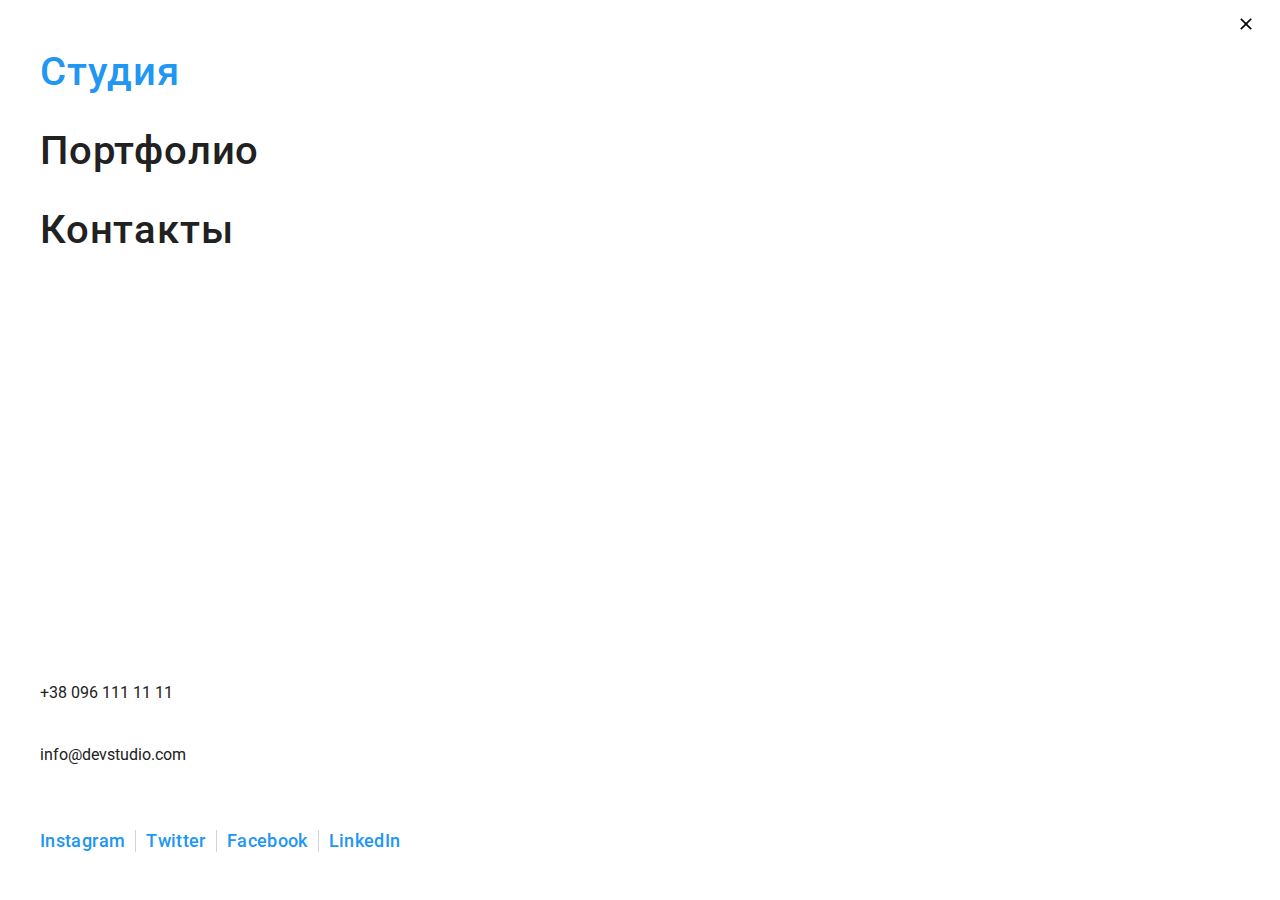
<file: goit-markup-hw-07/index.html>
<!DOCTYPE html>
<html lang="ru">
  <head>
    <meta charset="UTF-8" />
    <meta http-equiv="X-UA-Compatible" content="IE=edge" />
    <meta name="viewport" content="width=device-width, initial-scale=1.0" />
    <title>Document</title>
    <link rel="preconnect" href="https://fonts.googleapis.com" />
    <link rel="preconnect" href="https://fonts.gstatic.com" crossorigin />
    <link
      href="https://fonts.googleapis.com/css2?family=Montserrat:wght@400;700&family=Raleway:wght@700&family=Roboto:wght@400;500;700;900&display=swap"
      rel="stylesheet"
    />
    <link
      rel="stylesheet"
      href="https://cdnjs.cloudflare.com/ajax/libs/modern-normalize/1.1.0/modern-normalize.min.css"
      integrity="sha512-wpPYUAdjBVSE4KJnH1VR1HeZfpl1ub8YT/NKx4PuQ5NmX2tKuGu6U/JRp5y+Y8XG2tV+wKQpNHVUX03MfMFn9Q=="
      crossorigin="anonymous"
      referrerpolicy="no-referrer"
    />
    <link rel="stylesheet" href="./css/main.min.css" />
  </head>

  <body>

    <header class="header">
      <div class="container header__container">
        <nav class="site-nav">
          <a class="logo logo--header" lang="en" href=""
            ><span class="logo__color">Web</span>Studio</a
          >
          <ul class="list site-list">
            <li class="list site-list__item">
              <a class="link site-list__studio" href="">Студия</a>
            </li>
            <li class="list site-list__item">
              <a class="link site-list__nav" href="./portfolio.html">Портфолио</a>
            </li>
            <li class="list site-list__item">
              <a class="link site-list__nav" href="">Контакты</a>
            </li>
          </ul>
        </nav>
        <ul class="list connect">
          <li class="list connect__item">
            <a class="link connect__link" href="mailto:info@devstudio.com"
              ><svg class="connect__envelope" width="16" height="12">
                <use
                  href="./images/svg/symbol-defs.svg#icon-envelope"
                ></use></svg
              >info@devstudio.com</a
            >
          </li>
          <li class="list connect__item">
            <a class="link connect__link" href="tel:+380961111111"
              ><svg class="connect__smartphone" width="10" height="16">
                <use
                  href="./images/svg/symbol-defs.svg#icon-smartphone"
                ></use></svg
              >+38 096 111 11 11</a
            >
          </li>
        </ul>
      </div>
     
        <button type="button" class="menu-toggle js-open-menu" aria-expanded="false"
          aria-controls="mobile-menu"><svg width="24" height="16"><use href="./images/svg/symbol-defs.svg#icon-menu_24px"></use></svg></button>
     <div class="mobile-menu">
       <div class="menu-wrap">
        <button type="button" class="close-mob-menu">
<svg class="close-mob-menu__icon" width="19" height="19">
  <use href="./images/svg/symbol-defs.svg#icon-close-black-18dp-2-1"></use>
</svg>
        </button>
        <ul class="list mobile-menu__list">
          <li class="mobile-menu__item"><a class="link mobile-menu__link mobile-menu__link--current" href="./index.html">Студия</a></li>
          <li class="mobile-menu__item"><a class="link mobile-menu__link" href="./portfolio.html">Портфолио</a></li>
          <li class="mobile-menu__item"><a class="link mobile-menu__link" href="#">Контакты</a></li>
        </ul>
        <div class="menu-bottom">
<ul class="list mobile-contact-list">
  <li class="mobile-contact-list__item"><a class="mobile-contact-list__tel" href=""></a>+38 096 111 11 11</li>
  <li class="mobile-contact-list__item"><a class="mobile-contact-list__mail" href=""></a>info@devstudio.com</li>
</ul>
<ul class="mobile-social-list list">
  <li class="mobile-social-list__item">
    <a class="mobile-social-list__link link" href="">Instagram</a>
  </li>
  <li class="mobile-social-list__item">
    <a class="mobile-social-list__link link" href="">Twitter</a>
  </li>
  <li class="mobile-social-list__item">
    <a class="mobile-social-list__link link" href="">Facebook</a>
  </li>
  <li class="mobile-social-list__item">
    <a class="mobile-social-list__link link" href="">LinkedIn</a>
  </li>
</ul>
        </div>
       </div>

     </div>
    </header>

<!-- 
    <main>
      <section class="hero">
        <div class="container">
          <h1 class="hero__title">Эффективные решения для вашего бизнеса</h1>

          <button data-modal-open class="button hero-btn" type="button">
            <span class="hero-btn__txt"> Заказать услугу</span>
          </button>
        </div>
      </section>

  

      <section class="advantages">
        <div class="container">
          <h2 class="visually-hidden">Нашы преимущества</h2>
          <ul class="list advantages__list">
            <li class="list advantages__item">
              <div class="advantages-box">
                <svg width="70" height="70">
                  <use href="./images/svg/symbol-defs.svg#icon-antenna-1"></use>
                </svg>
              </div>
              <h3 class="advantages-box__titles">Внимание к деталям</h3>
              <p class="advantages-box__content">
                Идейные соображения, а также начало повседневной работы по
                формированию позиции.
              </p>
            </li>
            <li class="list advantages__item">
              <div class="advantages-box">
                <svg width="70" height="70">
                  <use href="./images/svg/symbol-defs.svg#icon-clock-1"></use>
                </svg>
              </div>
              <h3 class="advantages-box__titles">Пунктуальность</h3>
              <p class="advantages-box__content">
                Задача организации, в особенности же рамки и место обучения
                кадров влечет за собой.
              </p>
            </li>
            <li class="list advantages__item">
              <div class="advantages-box">
                <svg width="70" height="70">
                  <use href="./images/svg/symbol-defs.svg#icon-diagram-1"></use>
                </svg>
              </div>
              <h3 class="advantages-box__titles">Планирование</h3>
              <p class="advantages-box__content">
                Равным образом консультация с широким активом в значительной
                степени обуславливает.
              </p>
            </li>
            <li class="list advantages__item">
              <div class="advantages-box">
                <svg width="70" height="70">
                  <use
                    href="./images/svg/symbol-defs.svg#icon-astronaut-1"
                  ></use>
                </svg>
              </div>
              <h3 class="advantages-box__titles">Современные технологии</h3>
              <p class="advantages-box__content">
                Значимость этих проблем настолько очевидна, что реализация
                плановых заданий.
              </p>
            </li>
          </ul>
        </div>
      </section>

 

      <section class="servises">
        <div class="container">
          <h2 class="servises__title">Чем мы занимаемся</h2>
          <ul class="list servises-list">
            <li class="list servises-list__item">
              <div class="services-wrap">
                <img src="./images/img1.jpg"
                  alt="руки на клавиатуре"
                  width="370"
                />
                <p class="services-wrap__txt">Десктопные приложения</p>
              </div>
            </li>
            <li class="list servises-list__item">
              <div class="services-wrap">
                <img src="./images/img2.jpg"
                  alt="телефон в руке"
                  width="370"
                />
                <p class="services-wrap__txt">Мобильные приложения</p>
              </div>
            </li>
            <li class="list servises-list__item">
              <div class="services-wrap">
                <img src="./images/img3.jpg"
                  alt="планшет в руках"
                  width="370"
                />
                <p class="services-wrap__txt">Дизайнерские решения</p>
              </div>
            </li>
          </ul>
        </div>
      </section> -->

 

      <section class="team">
        <div class="container">
          <h2 class="team__title">Наша команда</h2>
          <ul class="list team-list">
            <li class="list team-list__item">
              <img
                class="team-list__img"
                src="./images/img4.jpg"
                alt="Игорь Демьяненко"
              />
              <div class="team-container">
                <h3 class="team-container__title">Игорь Демьяненко</h3>
                <p lang="en" class="team-container__article">Product Designer</p>
                <ul class="list social-list">
                  <li class="social-list__item">
                    <a class="link social-list__link " href="#">
                      <svg class="social-list__icons" width="20" height="20">
                        <use
                          href="./images/svg/symbol-defs.svg#icon-instagram-2"
                        ></use>
                      </svg>
                    </a>
                  </li>
                  <li class="social-list__item">
                    <a class="link social-list__link " href="#">
                      <svg class="social-list__icons" width="20" height="20">
                        <use
                          href="./images/svg/symbol-defs.svg#icon-twitter-1"
                        ></use>
                      </svg>
                    </a>
                  </li>
                  <li class="social-list__item">
                    <a class="link social-list__link" href="#">
                      <svg class="social-list__icons" width="20" height="20">
                        <use
                          href="./images/svg/symbol-defs.svg#icon-facebook-1"
                        ></use>
                      </svg>
                    </a>
                  </li>
                  <li class="social-list__item">
                    <a class="link social-list__link" href="#">
                      <svg class="social-list__icons" width="20" height="20">
                        <use
                          href="./images/svg/symbol-defs.svg#icon-linkedin-1"
                        ></use>
                      </svg>
                    </a>
                  </li>
                </ul>
              </div>
            </li>
            <li class="list team-list__item">
              <img
                class="team-list__img"
                src="./images/img5.jpg"
                alt="Ольга Репина"
              />
              <div class="team-container">
                <h3 class="team-container__title">Ольга Репина</h3>
                <p lang="en" class="team-container__article">Frontend Developer</p>
                <ul class="list social-list">
                  <li class="social-list__item">
                    <a class="link social-list__link" href="#">
                      <svg class="social-list__icons" width="20" height="20">
                        <use
                          href="./images/svg/symbol-defs.svg#icon-instagram-2"
                        ></use>
                      </svg>
                    </a>
                  </li>
                  <li class="social-list__item">
                    <a class="link social-list__link" href="#">
                      <svg class="social-list__icons" width="20" height="20">
                        <use
                          href="./images/svg/symbol-defs.svg#icon-twitter-1"
                        ></use>
                      </svg>
                    </a>
                  </li>
                  <li class="social-list__item">
                    <a class="link social-list__link" href="#">
                      <svg class="social-list__icons" width="20" height="20">
                        <use
                          href="./images/svg/symbol-defs.svg#icon-facebook-1"
                        ></use>
                      </svg>
                    </a>
                  </li>
                  <li class="social-list__item">
                    <a class="link social-list__link" href="#">
                      <svg class="social-list__icons" width="20" height="20">
                        <use
                          href="./images/svg/symbol-defs.svg#icon-linkedin-1"
                        ></use>
                      </svg>
                    </a>
                  </li>
                </ul>
              </div>
            </li>
            <li class="list team-list__item">
              <img
                class="team-list__img"
                src="./images/img6.jpg"
                alt="Николай Тарасов"
              />
              <div class="team-container">
                <h3 class="team-container__title">Николай Тарасов</h3>
                <p lang="en" class="team-container__article">Marketing</p>
                <ul class="list social-list">
                  <li class="social-list__item">
                    <a class="link social-list__link" href="#">
                      <svg class="social-list__icons" width="20" height="20">
                        <use
                          href="./images/svg/symbol-defs.svg#icon-instagram-2"
                        ></use>
                      </svg>
                    </a>
                  </li>
                  <li class="social-list__item">
                    <a class="link social-list__link" href="#">
                      <svg class="social-list__icons" width="20" height="20">
                        <use
                          href="./images/svg/symbol-defs.svg#icon-twitter-1"
                        ></use>
                      </svg>
                    </a>
                  </li>
                  <li class="social-list__item">
                    <a class="link social-list__link" href="#">
                      <svg class="social-list__icons" width="20" height="20">
                        <use
                          href="./images/svg/symbol-defs.svg#icon-facebook-1"
                        ></use>
                      </svg>
                    </a>
                  </li>
                  <li class="social-list__item">
                    <a class="link social-list__link" href="#">
                      <svg class="social-list__icons" width="20" height="20">
                        <use
                          href="./images/svg/symbol-defs.svg#icon-linkedin-1"
                        ></use>
                      </svg>
                    </a>
                  </li>
                </ul>
              </div>
            </li>
            <li class="list team-list__item">
              <img
                class="team-list__img"
                src="./images/img7.jpg"
                alt="Михаил Ермаков"
              />
              <div class="team-container">
                <h3 class="team-container__title">Николай Тарасов</h3>
                <p lang="en" class="team-container__article">UI Designer</p>
                <ul class="list social-list">
                  <li class="social-list__item">
                    <a class="link social-list__link" href="#">
                      <svg class="social-list__icons" width="20" height="20">
                        <use
                          href="./images/svg/symbol-defs.svg#icon-instagram-2"
                        ></use>
                      </svg>
                    </a>
                  </li>
                  <li class="social-list__item">
                    <a class="link social-list__link" href="#">
                      <svg class="social-list__icons" width="20" height="20">
                        <use
                          href="./images/svg/symbol-defs.svg#icon-twitter-1"
                        ></use>
                      </svg>
                    </a>
                  </li>
                  <li class="social-list__item">
                    <a class="link social-list__link" href="#">
                      <svg class="social-list__icons" width="20" height="20">
                        <use
                          href="./images/svg/symbol-defs.svg#icon-facebook-1"
                        ></use>
                      </svg>
                    </a>
                  </li>
                  <li class="social-list__item">
                    <a class="link social-list__link" href="#">
                      <svg class="social-list__icons" width="20" height="20">
                        <use
                          href="./images/svg/symbol-defs.svg#icon-linkedin-1"
                        ></use>
                      </svg>
                    </a>
                  </li>
                </ul>
              </div>
            </li>
          </ul>
        </div>
      </section>

<!-- 

      <section class="permanent">
        <div class="container">
          <h2 class="permanent__title">Постоянные клиенты</h2>
          <ul class="permanent-list">
            <li class="permanent-list__item">
              <a class="permanent-list__link" href="#">
                <svg class="permanent-list__icon" width="106" height="60">
                  <use href="./images/svg/symbol-defs.svg#icon-Logo"></use></svg
              ></a>
            </li>
            <li class="permanent-list__item">
              <a class="permanent-list__link" href="#">
                <svg class="permanent-list__icon" width="106" height="60">
                  <use
                    href="./images/svg/symbol-defs.svg#icon-Logo-1"
                  ></use></svg
              ></a>
            </li>
            <li class="permanent-list__item">
              <a class="permanent-list__link" href="#">
                <svg class="permanent-list__icon" width="106" height="60">
                  <use
                    href="./images/svg/symbol-defs.svg#icon-Logo-2"
                  ></use></svg
              ></a>
            </li>
            <li class="permanent-list__item">
              <a class="permanent-list__link" href="#">
                <svg class="permanent-list__icon" width="106" height="60">
                  <use
                    href="./images/svg/symbol-defs.svg#icon-Logo-3"
                  ></use></svg
              ></a>
            </li>
            <li class="permanent-list__item">
              <a class="permanent-list__link" href="#">
                <svg class="permanent-list__icon" width="106" height="60">
                  <use
                    href="./images/svg/symbol-defs.svg#icon-Logo-5"
                  ></use></svg
              ></a>
            </li>
            <li class="permanent-list__item">
              <a class="permanent-list__link" href="#">
                <svg class="permanent-list__icon" width="106" height="60">
                  <use
                    href="./images/svg/symbol-defs.svg#icon-Logo-6"
                  ></use></svg
              ></a>
            </li>
          </ul>
        </div>
      </section> -->
    <!-- </main> -->

 
<!-- 
    <footer class="footer">
      <div class="container footer__container">
        <div class="address-container">
          <a class="logo logo--footer" lang="en" href=""
            ><span class="logo__color">Web</span>Studio</a
          >
          <address class="address">
            <ul>
              <li class="list address__item">
                <a
                  class="link address__map"
                  href="https://www.google.com/maps/d/viewer?msa=0&mid=10uSM3H-mIU3GznYo2szRIEphczw&ll=50.42732700000004%2C30.538092&z=17"
                  target="_blank"
                  rel="noreferrer noopener"
                  >г. Киев, пр-т Леси Украинки, 26</a
                >
              </li>
              <li class="list address__item">
                <a class="link address__link" href="mailto:info@devstudio.com"
                  >info@devstudio.com</a
                >
              </li>
              <li class="list address__item">
                <a class="link address__link" href="tel:+380961111111"
                  >+38 096 111 11 11</a
                >
              </li>
            </ul>
          </address>
        </div>
        <div class="social-box">
          <h3 class="social-box__title">присоединяйтесь</h3>
          <ul class="list social-list">
            <li class="social-list__item">
              <a class="social-list__link social-list__link--footer" href="#">
                <svg class="social-list__icons--footer" width="20" height="20">
                  <use
                    href="./images/svg/symbol-defs.svg#icon-instagram-2"
                  ></use>
                </svg>
              </a>
            </li>
            <li class="social-list__item">
              <a class="social-list__link social-list__link--footer" href="#">
                <svg class="social-list__icons--footer" width="20" height="20">
                  <use href="./images/svg/symbol-defs.svg#icon-twitter-1"></use>
                </svg>
              </a>
            </li>
            <li class="social-list__item">
              <a class="social-list__link social-list__link--footer" href="#">
                <svg class="social-list__icons--footer" width="20" height="20">
                  <use
                    href="./images/svg/symbol-defs.svg#icon-facebook-1"
                  ></use>
                </svg>
              </a>
            </li>
            <li class="social-list__item">
              <a class="social-list__link social-list__link--footer" href="#">
                <svg class="social-list__icons--footer" width="20" height="20">
                  <use
                    href="./images/svg/symbol-defs.svg#icon-linkedin-1"
                  ></use>
                </svg>
              </a>
            </li>
          </ul>
        </div>
        <form>
        <div class="subscribe-container">
          <h3 class="subscribe-container__title">Подпишитесь на рассылку</h3>
          <label>
            <input
              type="email"
              name="email"
              class="subscribe-container__input"
              placeholder="E-mail"
          /></label>
          <button type="submit" class="button footer-btn">
            <span class="footer-btn__txt">Подписаться</span
            ><svg width="24" height="24">
              <use href="./images/svg/icons.svg.svg#icon-icon-send-1"></use>
            </svg>
          </button>
        </div>
      </form>
      </div>
    </footer> -->

 

    <div data-modal class="backdrop is-hidden">
      <div class="modal">
        <form class="order-form">
          <p class="order-form__title">
            Оставьте свои данные, мы вам перезвоним
          </p>
          <div class="field">
            <label class="field__label"
              >Имя<input class="field__input" type="text" name="name" /><svg
                class="field__icon"
                width="18"
                height="18"
              >
                <use
                  href="./images/svg/icons.svg.svg#icon-person-black-18dp-1"
                ></use></svg
            ></label>
          </div>
          <div class="field">
            <label class="field__label"
              ><span>Телефон</span
              ><input class="field__input" type="tel" name="tel" /><svg
                class="field__icon"
                width="18"
                height="18"
              >
                <use
                  href="./images/svg/icons.svg.svg#icon-phone-black-18dp-1"
                ></use></svg
            ></label>
          </div>
          <div class="field">
            <label class="field__label"
              ><span">Почта</span
              ><input class="field__input" type="email" name="mail" /><svg
                class="field__icon"
                width="18"
                height="18"
              >
                <use
                  href="./images/svg/icons.svg.svg#icon-email-black-18dp-1"
                ></use></svg
            ></label>
          </div>
          <div class="field">
            <label class="field__label"
              ><span">Комментарий</span
              ><textarea
                class="field__textarea"
                name="comment"
                placeholder="Введите текст"
              ></textarea>
            </label>
          </div>
          <label class="contract">
            <input
              type="checkbox"
              name="contract conditions"
              class="contract__checkbox visually-hidden"
            /><span class="contract__icon"></span
            ><span class="contract__txt"
              >Соглашаюсь с рассылкой и принимаю </span
            ><a class="link contract__link" href="#">Условия договора</a>
          </label>
          <button type="submit" class="submit-button">
            <span class="submit-button__txt">Отправить</span>
          </button>
        </form>
        <button data-modal-close type="button" class="modal-close">
          <svg width="18" height="18">
            <use
              href="./images/svg/symbol-defs.svg#icon-close-black-18dp-2-1"
            ></use>
          </svg>
        </button>
      </div>
    </div>



    <script src="./js/modal.js"></script>
  </body>
</html>
</file>
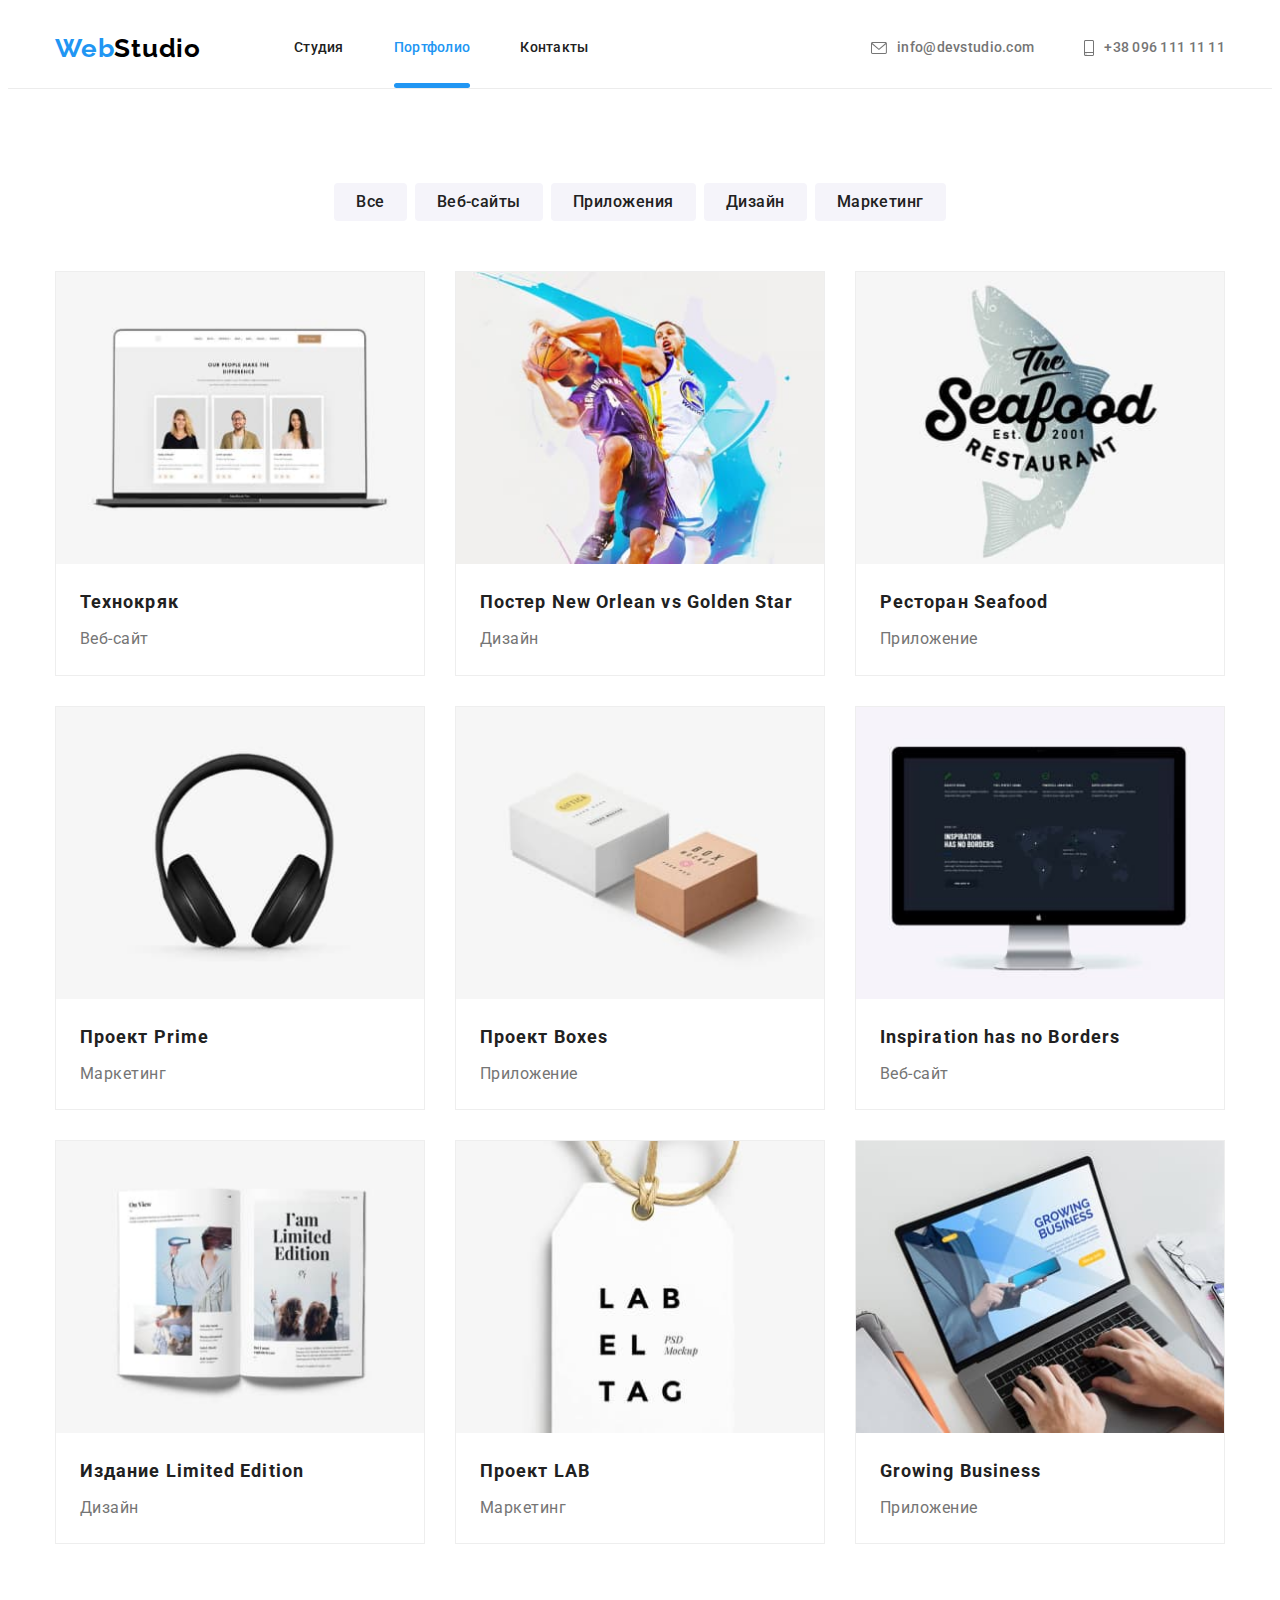
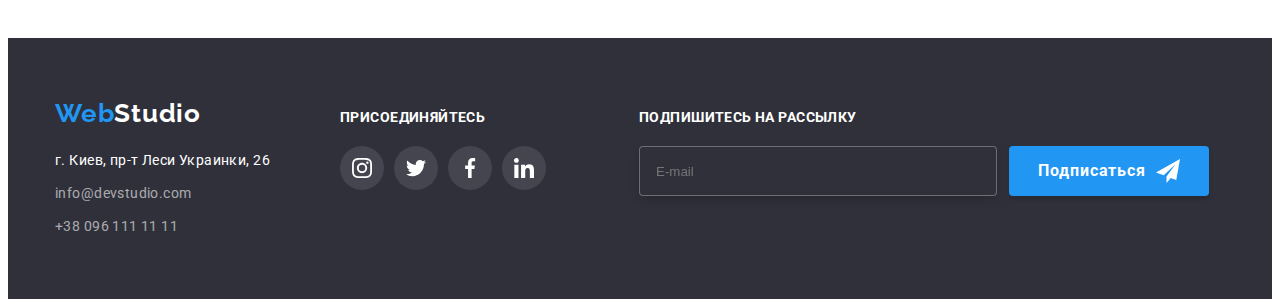
<file: goit-markup-hw-07/portfolio.html>
<!DOCTYPE html>
<html lang="en">
  <head>
    <meta charset="UTF-8" />
    <meta http-equiv="X-UA-Compatible" content="IE=edge" />
    <meta name="viewport" content="width=device-width, initial-scale=1.0" />
    <title>Document</title>
    <link
      href="https://fonts.googleapis.com/css2?family=Montserrat:wght@400;700&family=Raleway:wght@700&family=Roboto:wght@400;500;700;900&display=swap"
      rel="stylesheet"
    />
    <link
      rel="stylesheet"
      href="https://cdnjs.cloudflare.com/ajax/libs/modern-normalize/1.1.0/modern-normalize.min.css"
      integrity="sha512-wpPYUAdjBVSE4KJnH1VR1HeZfpl1ub8YT/NKx4PuQ5NmX2tKuGu6U/JRp5y+Y8XG2tV+wKQpNHVUX03MfMFn9Q=="
      crossorigin="anonymous"
      referrerpolicy="no-referrer"
    />
    <link rel="stylesheet" href="./css/main.min.css" />
  </head>
  <body>
    <!-- ХЕДЕР -->

    <header class="header">
      <div class="container header__container">
        <nav class="site-nav">
          <a class="logo logo--header" lang="en" href=""><span class="logo__color">Web</span>Studio</a>
          <ul class="list site-list">
            <li class="list site-list__item">
              <a class="link site-list__nav" href="./index.html">Студия</a>
            </li>
            <li class="list site-list__item">
              <a class="link site-list__potfolio" href="#">Портфолио</a>
            </li>
            <li class="list site-list__item">
              <a class="link site-list__nav" href="#">Контакты</a>
            </li>
          </ul>
        </nav>
        <ul class="list connect">
          <li class="list connect__item">
            <a class="link connect__link" href="mailto:info@devstudio.com"><svg class="connect__envelope" width="16"
                height="12">
                <use href="./images/svg/symbol-defs.svg#icon-envelope"></use>
              </svg>info@devstudio.com</a>
          </li>
          <li class="list connect__item">
            <a class="link connect__link" href="tel:+380961111111"><svg class="connect__smartphone" width="10" height="16">
                <use href="./images/svg/symbol-defs.svg#icon-smartphone"></use>
              </svg>+38 096 111 11 11</a>
          </li>
        </ul>
      </div>
    </header>

    <!-- ХЕДЕР -->

    <!-- СЕКЦІЯ ПОРТФОЛІО -->

    <main>
      <section class="filter">
        <div class="container">
          <h1 class="visually-hidden">Портфолио</h1>

          <!-- КНОПКИ ПОРТФОЛІО -->

          <ul class="list filter-list">
            <li class="list filter-list__item">
              <button class="button filter-list__btn" type="button">
                Все
              </button>
            </li>
            <li class="list filter-list__item">
              <button class="button filter-list__btn" type="button">
                Веб-сайты
              </button>
            </li>
            <li class="list filter-list__item">
              <button class="button filter-list__btn" type="button">
                Приложения
              </button>
            </li>
            <li class="list filter-list__item">
              <button class="button filter-list__btn" type="button">
                Дизайн
              </button>
            </li>
            <li class="list filter-list__item">
              <button class="button filter-list__btn" type="button">
                Маркетинг
              </button>
            </li>
          </ul>

          <!-- КНОПКИ ПОРТФОЛІО -->

          <!-- КАРТОЧКИ ПОРТФОЛІО -->

          <ul class="list portfolio-list">
            <li class="list portfolio-list__item">
              <a class="link portfolio-list__link" href="#"
                ><div class="portfolio-wrap">
                  <img src="./images/portfolio/img1.jpg"
                    alt="Лэптоп"
                    width="370"
                  />
                  <div class="portfolio-overlay">
                    <p class="portfolio-overlay__txt">
                      Технокряк это современная площадка распространения
                      коронавируса. Компании используют эту платформу для
                      цифрового шпионажа и атак на защищённые сервера
                      конкурентов.
                    </p>
                  </div>
                </div>
                <div class="card-container">
                  <h3 class="card-container__titles">Технокряк</h3>
                  <p class="card-container__services">Веб-сайт</p>
                </div>
              </a>
            </li>
            <li class="list portfolio-list__item">
              <a class="link portfolio-list__link" href="#"
                ><div class="portfolio-wrap">
                  <img src="./images/portfolio/img2.jpg"
                    alt="Баскетбол"
                    width="370"
                  />
                  <div class="portfolio-overlay">
                    <p class="portfolio-overlay__txt">
                      Технокряк это современная площадка распространения
                      коронавируса. Компании используют эту платформу для
                      цифрового шпионажа и атак на защищённые сервера
                      конкурентов.
                    </p>
                  </div>
                </div>
                <div class="card-container">
                  <h3 class="card-container__titles">
                    Постер <span lang="en">New Orlean vs Golden Star</span>
                  </h3>
                  <p class="card-container__services">Дизайн</p>
                </div>
              </a>
            </li>
            <li class="list portfolio-list__item">
              <a class="link portfolio-list__link" href="#"
                ><div class="portfolio-wrap">
                  <img src="./images/portfolio/img3.jpg"
                    alt="Логотип ресторана"
                    width="370"
                  />
                  <div class="portfolio-overlay">
                    <p class="portfolio-overlay__txt">
                      Технокряк это современная площадка распространения
                      коронавируса. Компании используют эту платформу для
                      цифрового шпионажа и атак на защищённые сервера
                      конкурентов.
                    </p>
                  </div>
                </div>
                <div class="card-container">
                  <h3 class="card-container__titles">
                    Ресторан <span lang="en">Seafood</span>
                  </h3>
                  <p class="card-container__services">Приложение</p>
                </div>
              </a>
            </li>
            <li class="list portfolio-list__item">
              <a class="link portfolio-list__link" href="#"
                ><div class="portfolio-wrap">
                  <img src="./images/portfolio/img4.jpg"
                    alt="Наушники"
                    width="370"
                  />
                  <div class="portfolio-overlay">
                    <p class="portfolio-overlay__txt">
                      Технокряк это современная площадка распространения
                      коронавируса. Компании используют эту платформу для
                      цифрового шпионажа и атак на защищённые сервера
                      конкурентов.
                    </p>
                  </div>
                </div>
                <div class="card-container">
                  <h3 class="card-container__titles">
                    Проект <span lang="en">Prime</span>
                  </h3>
                  <p class="card-container__services">Маркетинг</p>
                </div>
              </a>
            </li>
            <li class="list portfolio-list__item">
              <a class="link portfolio-list__link" href="#"
                ><div class="portfolio-wrap">
                  <img src="./images/portfolio/img5.jpg"
                    alt="Коробки"
                    width="370"
                  />
                  <div class="portfolio-overlay">
                    <p class="portfolio-overlay__txt">
                      Технокряк это современная площадка распространения
                      коронавируса. Компании используют эту платформу для
                      цифрового шпионажа и атак на защищённые сервера
                      конкурентов.
                    </p>
                  </div>
                </div>
                <div class="card-container">
                  <h3 class="card-container__titles">
                    Проект <span lang="en">Boxes</span>
                  </h3>
                  <p class="card-container__services">Приложение</p>
                </div></a
              >
            </li>
            <li class="list portfolio-list__item">
              <a class="link portfolio-list__link" href="#"
                ><div class="portfolio-wrap">
                  <img src="./images/portfolio/img6.jpg"
                    alt="Дисплэй"
                    width="370"
                  />
                  <div class="portfolio-overlay">
                    <p class="portfolio-overlay__txt">
                      Технокряк это современная площадка распространения
                      коронавируса. Компании используют эту платформу для
                      цифрового шпионажа и атак на защищённые сервера
                      конкурентов.
                    </p>
                  </div>
                </div>
                <div class="card-container">
                  <h3 lang="en" class="card-container__titles">
                    Inspiration has no Borders
                  </h3>
                  <p class="card-container__services">Веб-сайт</p>
                </div></a
              >
            </li>
            <li class="list portfolio-list__item">
              <a class="link portfolio-list__link" href="#"
                ><div class="portfolio-wrap">
                  <img src="./images/portfolio/img7.jpg"
                    alt="Журнал"
                    width="370"
                  />
                  <div class="portfolio-overlay">
                    <p class="portfolio-overlay__txt">
                      Технокряк это современная площадка распространения
                      коронавируса. Компании используют эту платформу для
                      цифрового шпионажа и атак на защищённые сервера
                      конкурентов.
                    </p>
                  </div>
                </div>
                <div class="card-container">
                  <h3 class="card-container__titles">
                    Издание <span lang="en">Limited Edition</span>
                  </h3>
                  <p class="card-container__services">Дизайн</p>
                </div></a
              >
            </li>
            <li class="list portfolio-list__item">
              <a class="link portfolio-list__link" href="#"
                ><div class="portfolio-wrap">
                  <img src="./images/portfolio/img8.jpg"
                    alt="Бирка"
                    width="370"
                  />
                  <div class="portfolio-overlay">
                    <p class="portfolio-overlay__txt">
                      Технокряк это современная площадка распространения
                      коронавируса. Компании используют эту платформу для
                      цифрового шпионажа и атак на защищённые сервера
                      конкурентов.
                    </p>
                  </div>
                </div>
                <div class="card-container">
                  <h3 class="card-container__titles">
                    Проект <span lang="en">LAB</span>
                  </h3>
                  <p class="card-container__services">Маркетинг</p>
                </div></a
              >
            </li>
            <li class="list portfolio-list__item">
              <a class="link portfolio-list__link" href="#"
                ><div class="portfolio-wrap">
                  <img src="./images/portfolio/img9.jpg"
                    alt="Руки на лэптопе"
                    width="370"
                  />
                  <div class="portfolio-overlay">
                    <p class="portfolio-overlay__txt">
                      Технокряк это современная площадка распространения
                      коронавируса. Компании используют эту платформу для
                      цифрового шпионажа и атак на защищённые сервера
                      конкурентов.
                    </p>
                  </div>
                </div>
                <div class="card-container">
                  <h3 lang="en" class="card-container__titles">Growing Business</h3>
                  <p class="card-container__services">Приложение</p>
                </div></a
              >
            </li>
          </ul>
        </div>
      </section>

      <!-- КАРТОЧКИ ПОРТФОЛІО -->

      <!-- СЕКЦІЯ ПОРТФОЛІО -->

      <!-- ФУТЕР -->
    </main>
    <footer class="footer">
      <div class="container footer__container">
        <div class="address-container">
          <a class="logo logo--footer" lang="en" href=""><span class="logo__color">Web</span>Studio</a>
          <address class="address">
            <ul>
              <li class="list address__item">
                <a class="link address__map"
                  href="https://www.google.com/maps/d/viewer?msa=0&mid=10uSM3H-mIU3GznYo2szRIEphczw&ll=50.42732700000004%2C30.538092&z=17"
                  target="_blank" rel="noreferrer noopener">г. Киев, пр-т Леси Украинки, 26</a>
              </li>
              <li class="list address__item">
                <a class="link address__link" href="mailto:info@devstudio.com">info@devstudio.com</a>
              </li>
              <li class="list address__item">
                <a class="link address__link" href="tel:+380961111111">+38 096 111 11 11</a>
              </li>
            </ul>
          </address>
        </div>
        <div class="social-box">
          <h3 class="social-box__title">присоединяйтесь</h3>
          <ul class="list social-list">
            <li class="social-list__item">
              <a class="social-list__link social-list__link--footer" href="#">
                <svg class="social-list__icons--footer" width="20" height="20">
                  <use href="./images/svg/symbol-defs.svg#icon-instagram-2"></use>
                </svg>
              </a>
            </li>
            <li class="social-list__item">
              <a class="social-list__link social-list__link--footer" href="#">
                <svg class="social-list__icons--footer" width="20" height="20">
                  <use href="./images/svg/symbol-defs.svg#icon-twitter-1"></use>
                </svg>
              </a>
            </li>
            <li class="social-list__item">
              <a class="social-list__link social-list__link--footer" href="#">
                <svg class="social-list__icons--footer" width="20" height="20">
                  <use href="./images/svg/symbol-defs.svg#icon-facebook-1"></use>
                </svg>
              </a>
            </li>
            <li class="social-list__item">
              <a class="social-list__link social-list__link--footer" href="#">
                <svg class="social-list__icons--footer" width="20" height="20">
                  <use href="./images/svg/symbol-defs.svg#icon-linkedin-1"></use>
                </svg>
              </a>
            </li>
          </ul>
        </div>
        <form>
          <div class="subscribe-container">
            <h3 class="subscribe-container__title">Подпишитесь на рассылку</h3>
            <label>
              <input type="email" name="email" class="subscribe-container__input" placeholder="E-mail" /></label>
            <button type="submit" class="button footer-btn">
              <span class="footer-btn__txt">Подписаться</span><svg width="24" height="24">
                <use href="./images/svg/icons.svg.svg#icon-icon-send-1"></use>
              </svg>
            </button>
          </div>
        </form>
      </div>
    </footer>

    <!-- ФУТЕР -->
  </body>
</html>
</file>
<file: goit-markup-hw-07/css/main.min.css>
p,h1,h2,h3,h4,h5,h6{margin:0}ul{margin:0;padding-left:0}img{display:block;max-width:100%;height:auto}button{font-family:inherit;cursor:pointer}body{font-family:"Roboto", sans-serif;color:#212121}.list{list-style:none}.link{text-decoration:none}*,::before,::after{-webkit-box-sizing:border-box;box-sizing:border-box}.visually-hidden{position:absolute;width:1px;height:1px;margin:-1px;border:0;padding:0;white-space:nowrap;-webkit-clip-path:inset(100%);clip-path:inset(100%);clip:rect(0 0 0 0);overflow:hidden}.container{width:100%;padding-left:15px;padding-right:15px;margin:0 auto}@media screen and (min-width: 480px){.container{width:480px}}@media screen and (min-width: 768px){.container{width:768px}}@media screen and (min-width: 1200px){.container{width:1200px}}.backdrop{position:fixed;top:0;left:0;width:100vw;height:100vh;background:rgba(0,0,0,0.2);-webkit-transition:opacity 250ms cubic-bezier(0.4, 0, 0.2, 1),visibility 250ms cubic-bezier(0.4, 0, 0.2, 1);transition:opacity 250ms cubic-bezier(0.4, 0, 0.2, 1),visibility 250ms cubic-bezier(0.4, 0, 0.2, 1)}.backdrop.is-hidden{visibility:hidden;opacity:0;pointer-events:none}.backdrop.is-hidden .modal{-webkit-transform:translate(-50%, -50%) rotate(0deg) scale(0.5);transform:translate(-50%, -50%) rotate(0deg) scale(0.5)}.modal{position:relative;top:50%;left:50%;-webkit-transform:translate(-50%, -50%) rotate(360deg);transform:translate(-50%, -50%) rotate(360deg);width:528px;height:581px;background:#fff;-webkit-box-shadow:0px 1px 3px rgba(0,0,0,0.12),0px 1px 1px rgba(0,0,0,0.14),0px 2px 1px rgba(0,0,0,0.2);box-shadow:0px 1px 3px rgba(0,0,0,0.12),0px 1px 1px rgba(0,0,0,0.14),0px 2px 1px rgba(0,0,0,0.2);border-radius:4px;-webkit-transition:-webkit-transform 250ms cubic-bezier(0.4, 0, 0.2, 1);transition:-webkit-transform 250ms cubic-bezier(0.4, 0, 0.2, 1);transition:transform 250ms cubic-bezier(0.4, 0, 0.2, 1);transition:transform 250ms cubic-bezier(0.4, 0, 0.2, 1), -webkit-transform 250ms cubic-bezier(0.4, 0, 0.2, 1)}.modal-close{display:-webkit-box;display:-ms-flexbox;display:flex;-webkit-box-align:center;-ms-flex-align:center;align-items:center;-webkit-box-pack:center;-ms-flex-pack:center;justify-content:center;position:absolute;width:30px;height:30px;top:8px;right:8px;padding:0;background:#fff;border:1px solid rgba(0,0,0,0.1);border-radius:50%;-webkit-transition:fill 250ms cubic-bezier(0.4, 0, 0.2, 1);transition:fill 250ms cubic-bezier(0.4, 0, 0.2, 1)}.modal-close:hover,.modal-close:focus{fill:#2196f3;cursor:pointer}.order-form__title{font-weight:700;font-size:20px;line-height:1.15;text-align:center;letter-spacing:0.03em;color:#212121;padding-top:40px;padding-bottom:12px}.field{position:relative;display:-webkit-box;display:-ms-flexbox;display:flex;-webkit-box-orient:vertical;-webkit-box-direction:normal;-ms-flex-direction:column;flex-direction:column;margin-bottom:10px;margin-left:40px;margin-right:40px}.field__label{font-weight:400;font-size:12px;line-height:1.17;letter-spacing:0.01em;color:#757575;-webkit-transition:-webkit-box-shadow 250ms cubic-bezier(0.4, 0, 0.2, 1);transition:-webkit-box-shadow 250ms cubic-bezier(0.4, 0, 0.2, 1);transition:box-shadow 250ms cubic-bezier(0.4, 0, 0.2, 1);transition:box-shadow 250ms cubic-bezier(0.4, 0, 0.2, 1), -webkit-box-shadow 250ms cubic-bezier(0.4, 0, 0.2, 1)}.field__input{margin-top:4px;width:100%;min-height:40px;padding:11px 42px;border:1px solid rgba(33,33,33,0.2);-webkit-box-sizing:border-box;box-sizing:border-box;border-radius:4px;cursor:pointer;outline:none;-webkit-transition:border 250ms cubic-bezier(0.4, 0, 0.2, 1) box-shadow 250ms cubic-bezier(0.4, 0, 0.2, 1);transition:border 250ms cubic-bezier(0.4, 0, 0.2, 1) box-shadow 250ms cubic-bezier(0.4, 0, 0.2, 1)}.field__input:focus{border:1px solid #2196f3;-webkit-box-shadow:0px 1px 3px rgba(0,0,0,0.12),0px 1px 1px rgba(0,0,0,0.14),0px 2px 1px rgba(0,0,0,0.2);box-shadow:0px 1px 3px rgba(0,0,0,0.12),0px 1px 1px rgba(0,0,0,0.14),0px 2px 1px rgba(0,0,0,0.2)}.field__input:focus+.field__icon{fill:#2196f3}.field__icon{position:absolute;display:inline-block;top:50%;left:12px;fill:#212121;-webkit-transition:fill 250ms cubic-bezier(0.4, 0, 0.2, 1);transition:fill 250ms cubic-bezier(0.4, 0, 0.2, 1)}.field__textarea{resize:none;margin-top:4px;width:100%;border:1px solid rgba(33,33,33,0.2);-webkit-box-sizing:border-box;box-sizing:border-box;border-radius:4px;padding:12px 16px;min-height:120px;outline:none;-webkit-transition:border 250ms cubic-bezier(0.4, 0, 0.2, 1) box-shadow 250ms cubic-bezier(0.4, 0, 0.2, 1);transition:border 250ms cubic-bezier(0.4, 0, 0.2, 1) box-shadow 250ms cubic-bezier(0.4, 0, 0.2, 1)}.field__textarea:focus{border:1px solid #2196f3;-webkit-box-shadow:0px 1px 3px rgba(0,0,0,0.12),0px 1px 1px rgba(0,0,0,0.14),0px 2px 1px rgba(0,0,0,0.2);box-shadow:0px 1px 3px rgba(0,0,0,0.12),0px 1px 1px rgba(0,0,0,0.14),0px 2px 1px rgba(0,0,0,0.2)}.field__textarea::-webkit-input-placeholder{font-weight:400;font-size:12px;line-height:1.16;letter-spacing:0.01em;color:rgba(117,117,117,0.5)}.field__textarea:-ms-input-placeholder{font-weight:400;font-size:12px;line-height:1.16;letter-spacing:0.01em;color:rgba(117,117,117,0.5)}.field__textarea::-ms-input-placeholder{font-weight:400;font-size:12px;line-height:1.16;letter-spacing:0.01em;color:rgba(117,117,117,0.5)}.field__textarea::placeholder{font-weight:400;font-size:12px;line-height:1.16;letter-spacing:0.01em;color:rgba(117,117,117,0.5)}.contract{display:-webkit-box;display:-ms-flexbox;display:flex;-webkit-box-align:center;-ms-flex-align:center;align-items:center;-webkit-box-pack:center;-ms-flex-pack:center;justify-content:center}.contract__txt{font-weight:400;font-size:14px;line-height:1.71;letter-spacing:0.03em;margin-left:8px;color:#757575}.contract__link{display:inline-block;font-weight:400;font-size:14px;line-height:1.71;letter-spacing:0.03em;color:#2196f3;margin-left:3px}.contract__icon{display:inline-block;width:16px;height:15px;border:2px solid #212121;-webkit-box-sizing:border-box;box-sizing:border-box;border-radius:2px}.contract__checkbox:checked+.contract__icon{background-color:#2196f3;background-image:url("../images/svg/Galka.svg");background-repeat:no-repeat;background-position:center;background-size:contain;border-color:#2196f3}.submit-button{background-color:#2196f3;display:block;width:200px;height:50px;-webkit-filter:drop-shadow(0px 4px 4px rgba(0,0,0,0.25));filter:drop-shadow(0px 4px 4px rgba(0,0,0,0.25));-webkit-box-shadow:0px 4px 4px rgba(0,0,0,0.15);box-shadow:0px 4px 4px rgba(0,0,0,0.15);border-radius:4px;border:none;margin-left:auto;margin-right:auto;margin-top:30px;-webkit-transition:background-color 250ms cubic-bezier(0.4, 0, 0.2, 1) box-shadow 250ms cubic-bezier(0.4, 0, 0.2, 1);transition:background-color 250ms cubic-bezier(0.4, 0, 0.2, 1) box-shadow 250ms cubic-bezier(0.4, 0, 0.2, 1)}.submit-button:hover,.submit-button:focus{background-color:#188ce8;-webkit-box-shadow:0px 4px 4px rgba(0,0,0,0.15);box-shadow:0px 4px 4px rgba(0,0,0,0.15)}.submit-button__txt{font-weight:700;font-size:16px;line-height:1.87;-webkit-box-align:center;-ms-flex-align:center;align-items:center;text-align:center;letter-spacing:0.06em;color:#fff}.header{background-color:#fff;border-bottom:#ececec solid 1px;display:block}.header__container{display:-webkit-box;display:-ms-flexbox;display:flex;-webkit-box-align:center;-ms-flex-align:center;align-items:center}.site-nav{background-color:#fff;display:-webkit-box;display:-ms-flexbox;display:flex;-webkit-box-align:center;-ms-flex-align:center;align-items:center}.logo{font-family:"Raleway",sans-serif;font-style:normal;font-weight:700;font-size:26px;line-height:1.17;letter-spacing:0.03em;text-decoration:none}.logo__color{font-family:"Raleway",sans-serif;font-style:normal;font-weight:700;font-size:26px;line-height:1.17;letter-spacing:0.03em;color:#2196f3;text-decoration:none}.logo--header{margin-right:93px;color:#000000}.site-list{display:-webkit-box;display:-ms-flexbox;display:flex}.site-list__item:not(:last-child){margin-right:50px}.site-list__studio{font-weight:500;font-size:14px;line-height:1.14;letter-spacing:0.02em;padding-top:32px;padding-bottom:32px;display:block;color:#2196f3;position:relative}.site-list__studio::after{content:"";position:absolute;left:0;bottom:0;display:block;width:100%;height:5px;background-color:#2196f3;border-radius:4px}.site-list__nav{font-weight:500;font-size:14px;line-height:1.14;letter-spacing:0.02em;padding-top:32px;padding-bottom:32px;display:block;color:#212121;-webkit-transition:color 250ms cubic-bezier(0.4, 0, 0.2, 1);transition:color 250ms cubic-bezier(0.4, 0, 0.2, 1)}.site-list__nav:hover,.site-list__nav:focus{color:#2196f3}.connect{display:-webkit-box;display:-ms-flexbox;display:flex;margin-left:auto}.connect__item:first-child{margin-right:50px}.connect__link{font-weight:500;font-size:14px;line-height:1.14;letter-spacing:0.02em;color:#757575;display:-webkit-box;display:-ms-flexbox;display:flex;-webkit-box-align:center;-ms-flex-align:center;align-items:center;-webkit-transition:color 250ms cubic-bezier(0.4, 0, 0.2, 1);transition:color 250ms cubic-bezier(0.4, 0, 0.2, 1)}.connect__link:active,.connect__link:hover,.connect__link:focus{color:#2196f3}.connect__link:active .connect__envelope,.connect__link:hover .connect__envelope,.connect__link:focus .connect__envelope{fill:#2196f3}.connect__link:active .connect__smartphone,.connect__link:hover .connect__smartphone,.connect__link:focus .connect__smartphone{fill:#2196f3}.connect__envelope{fill:#757575;margin-right:10px;-webkit-transition:fill 250ms cubic-bezier(0.4, 0, 0.2, 1);transition:fill 250ms cubic-bezier(0.4, 0, 0.2, 1)}.connect__smartphone{fill:#757575;margin-right:10px;-webkit-transition:fill 250ms cubic-bezier(0.4, 0, 0.2, 1);transition:fill 250ms cubic-bezier(0.4, 0, 0.2, 1)}.menu-toggle{width:40px;height:40px;display:-webkit-box;display:-ms-flexbox;display:flex;-webkit-box-align:center;-ms-flex-align:center;align-items:center;-webkit-box-pack:center;-ms-flex-pack:center;justify-content:center;margin:0;padding:0;background-color:transparent;cursor:pointer;border:none;border-radius:50%;outline:none;position:absolute;right:15px;top:10px}.mobile-menu{position:fixed;z-index:2;background-color:#fff;width:100vw;height:100vh;top:0;left:0}.mobile-menu__item{margin-bottom:32px}.mobile-menu__link{font-weight:500;font-size:40px;line-height:1.175;color:#212121;letter-spacing:0.02em;position:relative}.mobile-menu__link--current{color:#2196f3}.menu-wrap{padding:48px 40px;height:100%;width:100%;display:-webkit-box;display:-ms-flexbox;display:flex;-webkit-box-orient:vertical;-webkit-box-direction:normal;-ms-flex-direction:column;flex-direction:column;-webkit-box-pack:justify;-ms-flex-pack:justify;justify-content:space-between}.close-mob-menu{border:none;background-color:transparent;padding:0;position:absolute;top:15px;right:25px}.close-mob-menu__icon:focus,.close-mob-menu__icon:hover{fill:#2196f3}.mobile-contact-list{margin-bottom:64px}.mobile-contact-list__item:not(:last-child){margin-bottom:32px}.mobile-contact-list__tel{font-weight:500;font-size:34px;line-height:1.17647;color:#2196f3;letter-spacing:0.02em}.mobile-contact-list__mail{font-weight:500;font-size:24px;line-height:1.16667;color:#757575;letter-spacing:0.02em}.mobile-social-list{display:-webkit-box;display:-ms-flexbox;display:flex}.mobile-social-list__item:not(:last-child){padding-right:10px;border-right:1px solid rgba(33,33,33,0.2)}.mobile-social-list__item{margin-right:10px}.mobile-social-list__link{font-weight:500;font-size:18px;line-height:1.22222;color:#2196f3;letter-spacing:0.02em}.hero{background-color:#2f303a;text-align:center;padding-top:200px;padding-bottom:200px;background-image:-webkit-gradient(linear, left top, right top, from(rgba(47,48,58,0.4)), to(rgba(47,48,58,0.4))),url(../images/svg/Img-bg.jpg);background-image:linear-gradient(to right, rgba(47,48,58,0.4), rgba(47,48,58,0.4)),url(../images/svg/Img-bg.jpg);background-repeat:no-repeat;background-position:center;background-size:auto;max-width:1600px;margin-left:auto;margin-right:auto}.hero__title{font-weight:900;font-size:44px;line-height:1.36;text-align:center;letter-spacing:0.06em;text-transform:uppercase;color:#fff;margin-bottom:30px;margin-left:auto;margin-right:auto;max-width:696px}.hero-btn{background-color:#2196f3;font-weight:700;font-size:16px;line-height:1.8;letter-spacing:0.06em;width:200px;height:50px;left:700px;top:430px;-webkit-box-shadow:0px 4px 4px rgba(0,0,0,0.15);box-shadow:0px 4px 4px rgba(0,0,0,0.15);border-radius:4px;border:none;margin-left:auto;margin-right:auto;-webkit-transition:background-color 250ms cubic-bezier(0.4, 0, 0.2, 1);transition:background-color 250ms cubic-bezier(0.4, 0, 0.2, 1)}.hero-btn__txt{font-weight:700;font-size:16px;line-height:1.87;-webkit-box-align:center;-ms-flex-align:center;align-items:center;text-align:center;letter-spacing:0.06em;color:#fff}.hero-btn__txt:hover,.hero-btn__txt:focus{background-color:#188ce8}.advantages{background-color:#fff;padding-top:94px;padding-bottom:94px}.advantages__list{display:-webkit-box;display:-ms-flexbox;display:flex}.advantages__item:not(:last-child){margin-right:30px}.advantages__item{width:270px}.advantages-box{display:-webkit-box;display:-ms-flexbox;display:flex;-webkit-box-align:center;-ms-flex-align:center;align-items:center;-webkit-box-pack:center;-ms-flex-pack:center;justify-content:center;width:270px;height:120px;background-color:#f5f4fa;border-radius:4px;margin-bottom:30px}.advantages-box__titles{font-weight:700;font-size:14px;line-height:1.14;letter-spacing:0.03em;text-transform:uppercase;color:#212121;margin-bottom:10px}.advantages-box__content{font-weight:400;font-size:14px;line-height:1.71;letter-spacing:0.03em;color:#757575}.servises{background-color:#fff;padding-bottom:94px}.servises__title{font-weight:700;font-size:36px;line-height:1.17;text-align:center;letter-spacing:0.03em;color:#212121;margin-bottom:50px}.servises-list{display:-webkit-box;display:-ms-flexbox;display:flex}.servises-list__item:not(:last-child){margin-right:30px;width:370px}.services-wrap{position:relative}.services-wrap__txt{position:absolute;bottom:0;left:0;width:100%;height:70px;padding:27px;color:#fff;text-transform:uppercase;font-weight:700;font-size:14px;line-height:16px;text-align:center;letter-spacing:0.03em;background-color:rgba(47,48,58,0.8)}.team{background-color:#f5f4fa;padding-top:60px;padding-bottom:60px}@media screen and (min-width: 1200px){.team{padding-top:94px;padding-bottom:94px}}.team__title{font-weight:700;font-size:28px;line-height:1.17;text-align:center;letter-spacing:0.03em;color:#212121;margin-bottom:30px;text-shadow:0px 4px 4px rgba(0,0,0,0.25)}@media screen and (min-width: 768px){.team__title{text-shadow:none}}@media screen and (min-width: 1200px){.team__title{font-size:28px;line-height:1.16;text-shadow:none}}.team-list{margin-bottom:-30px}@media screen and (min-width: 768px){.team-list{display:-webkit-box;display:-ms-flexbox;display:flex;-ms-flex-wrap:wrap;flex-wrap:wrap;-webkit-box-pack:center;-ms-flex-pack:center;justify-content:center;-webkit-box-align:center;-ms-flex-align:center;align-items:center;margin-right:-30px}}.team-list__item{background:#fff;border-radius:0px 0px 4px 4px;-webkit-box-shadow:0px 1px 3px rgba(0,0,0,0.12),0px 1px 1px rgba(0,0,0,0.14),0px 2px 1px rgba(0,0,0,0.2);box-shadow:0px 1px 3px rgba(0,0,0,0.12),0px 1px 1px rgba(0,0,0,0.14),0px 2px 1px rgba(0,0,0,0.2);margin-bottom:30px}@media screen and (min-width: 768px){.team-list__item{margin-right:30px;-ms-flex-preferred-size:calc(100% / 2 - 30px);flex-basis:calc(100% / 2 - 30px)}}@media screen and (min-width: 1200px){.team-list__item{margin-right:30px;-ms-flex-preferred-size:calc(100% / 4 - 30px);flex-basis:calc(100% / 4 - 30px)}}.team-list__img{border-top-style:none;margin:0 auto}.team-container{padding-top:30px;padding-right:32px;padding-bottom:30px;padding-left:32px}.team-container__title{font-weight:500;font-size:16px;line-height:1.18;text-align:center;letter-spacing:0.03em;color:#212121;margin-bottom:10px}.team-container__article{font-weight:400;font-size:16px;line-height:1.18;text-align:center;letter-spacing:0.03em;color:#757575;margin-bottom:16px}.social-list{display:-webkit-box;display:-ms-flexbox;display:flex;-webkit-box-align:center;-ms-flex-align:center;align-items:center;-webkit-box-pack:center;-ms-flex-pack:center;justify-content:center}.social-list__item{padding:0px;list-style:none}.social-list__item:not(:first-child){margin-left:10px}.social-list__link{display:-webkit-box;display:-ms-flexbox;display:flex;width:44px;height:44px;-webkit-box-align:center;-ms-flex-align:center;align-items:center;-webkit-box-pack:center;-ms-flex-pack:center;justify-content:center;border-radius:50%;-webkit-transition:color 250ms cubic-bezier(0.4, 0, 0.2, 1),background-color 250ms cubic-bezier(0.4, 0, 0.2, 1);transition:color 250ms cubic-bezier(0.4, 0, 0.2, 1),background-color 250ms cubic-bezier(0.4, 0, 0.2, 1)}.social-list__link:hover,.social-list__link:focus{background-color:#2196f3;color:#fff}.social-list__link:hover .social-list__icons,.social-list__link:focus .social-list__icons{fill:#fff}.social-list__icons{fill:#afb1b8;-webkit-transition:fill 250ms cubic-bezier(0.4, 0, 0.2, 1);transition:fill 250ms cubic-bezier(0.4, 0, 0.2, 1)}.permanent{padding-top:73px;padding-bottom:94px}.permanent__title{margin-bottom:50px;font-weight:700;font-size:36px;line-height:1.17;text-align:center;letter-spacing:0.03em}.permanent-list{display:-webkit-box;display:-ms-flexbox;display:flex;-webkit-box-pack:center;-ms-flex-pack:center;justify-content:center;-webkit-box-align:center;-ms-flex-align:center;align-items:center;list-style:none}.permanent-list__item:not(:first-child){margin-left:30px}.permanent-list__link{display:-webkit-box;display:-ms-flexbox;display:flex;-webkit-box-pack:center;-ms-flex-pack:center;justify-content:center;-webkit-box-align:center;-ms-flex-align:center;align-items:center;width:170px;height:90px;border:1px solid #afb1b8;border-radius:4px;-webkit-transition:border 250ms cubic-bezier(0.4, 0, 0.2, 1);transition:border 250ms cubic-bezier(0.4, 0, 0.2, 1)}.permanent-list__link:hover,.permanent-list__link:focus{border:1px solid #2196f3}.permanent-list__link:hover .permanent-list__icon,.permanent-list__link:focus .permanent-list__icon{fill:#2196f3}.permanent-list__icon{fill:#afb1b8;-webkit-transition:fill 250ms cubic-bezier(0.4, 0, 0.2, 1);transition:fill 250ms cubic-bezier(0.4, 0, 0.2, 1)}.footer{background-color:#2f303a;padding-top:60px;padding-bottom:60px}.footer__container{display:-webkit-box;display:-ms-flexbox;display:flex;-webkit-box-align:baseline;-ms-flex-align:baseline;align-items:baseline}.address-container{margin-right:70px}.logo--footer{color:#fff}.address{font-style:normal;margin-top:20px}.address__item:not(:last-child){margin-bottom:9px}.address__map{font-weight:400;font-size:14px;line-height:1.71;letter-spacing:0.03em;color:#fff}.address__link{font-style:normal;font-size:14px;line-height:1.71;letter-spacing:0.03em;color:rgba(255,255,255,0.6)}.social-box__title{font-weight:700;font-size:14px;line-height:1.14;letter-spacing:0.03em;text-transform:uppercase;margin-bottom:20px;color:#fff}.social-list__link--footer{background-color:rgba(255,255,255,0.1);color:#fff}.social-list__icons--footer{fill:currentColor}.subscribe-container{display:-webkit-box;display:-ms-flexbox;display:flex;-ms-flex-wrap:wrap;flex-wrap:wrap;margin-left:93px;-webkit-box-align:center;-ms-flex-align:center;align-items:center;-webkit-box-pack:start;-ms-flex-pack:start;justify-content:flex-start;width:570px;height:86px}.subscribe-container__title{font-weight:700;font-size:14px;line-height:1.14;letter-spacing:0.03em;text-transform:uppercase;color:#fff;margin-bottom:20px}.subscribe-container__input{background:#2f303a;border:1px solid rgba(255,255,255,0.3);-webkit-box-sizing:border-box;box-sizing:border-box;-webkit-filter:drop-shadow(0px 4px 4px rgba(0,0,0,0.15));filter:drop-shadow(0px 4px 4px rgba(0,0,0,0.15));border-radius:4px;height:50px;width:358px;padding:15px 16px;color:#e5e5e5;outline:none}.subscribe-container::-webkit-input-placeholder{font-weight:400;font-size:16px;line-height:1.25;letter-spacing:0.03em;color:rgba(255,255,255,0.6)}.subscribe-container:-ms-input-placeholder{font-weight:400;font-size:16px;line-height:1.25;letter-spacing:0.03em;color:rgba(255,255,255,0.6)}.subscribe-container::-ms-input-placeholder{font-weight:400;font-size:16px;line-height:1.25;letter-spacing:0.03em;color:rgba(255,255,255,0.6)}.subscribe-container::placeholder{font-weight:400;font-size:16px;line-height:1.25;letter-spacing:0.03em;color:rgba(255,255,255,0.6)}.footer-btn{display:-webkit-box;display:-ms-flexbox;display:flex;width:200px;height:50px;background:#2196f3;-webkit-box-shadow:0px 4px 4px rgba(0,0,0,0.15);box-shadow:0px 4px 4px rgba(0,0,0,0.15);border-radius:4px;-webkit-box-align:center;-ms-flex-align:center;align-items:center;-webkit-box-pack:center;-ms-flex-pack:center;justify-content:center;margin-left:12px;border:none;-webkit-transition:background-color 250ms cubic-bezier(0.4, 0, 0.2, 1);transition:background-color 250ms cubic-bezier(0.4, 0, 0.2, 1)}.footer-btn:hover,.footer-btn:focus{background-color:#188ce8}.footer-btn__txt{font-weight:700;font-size:16px;line-height:1.87;letter-spacing:0.06em;color:#fff;margin-right:10px}.site-list__potfolio{font-weight:500;font-size:14px;line-height:1.14;letter-spacing:0.02em;color:#2196f3;padding-top:32px;padding-bottom:32px;display:block;position:relative}.site-list__potfolio::after{content:"";position:absolute;left:0;bottom:0;display:block;width:100%;height:5px;background-color:#2196f3;border-radius:4px}.site-list__potfolio{font-weight:500;font-size:14px;line-height:1.14;letter-spacing:0.02em;color:#2196f3;padding-top:32px;padding-bottom:32px;display:block;position:relative}.site-list__potfolio::after{content:"";position:absolute;left:0;bottom:0;display:block;width:100%;height:5px;background-color:#2196f3;border-radius:4px}.filter{padding-top:94px;padding-bottom:94px}.filter-list{display:-webkit-box;display:-ms-flexbox;display:flex;margin-bottom:50px;-webkit-box-pack:center;-ms-flex-pack:center;justify-content:center}.filter-list__item:not(:last-child){margin-right:8px}.filter-list__btn{background-color:#f5f4fa;font-weight:500;font-size:16px;line-height:1.63;text-align:center;letter-spacing:0.03em;color:#212121;border-radius:4px;border:none;padding:6px 22px;-webkit-transition:background-color 250ms cubic-bezier(0.4, 0, 0.2, 1),color 250ms cubic-bezier(0.4, 0, 0.2, 1),-webkit-box-shadow 250ms cubic-bezier(0.4, 0, 0.2, 1);transition:background-color 250ms cubic-bezier(0.4, 0, 0.2, 1),color 250ms cubic-bezier(0.4, 0, 0.2, 1),-webkit-box-shadow 250ms cubic-bezier(0.4, 0, 0.2, 1);transition:background-color 250ms cubic-bezier(0.4, 0, 0.2, 1),color 250ms cubic-bezier(0.4, 0, 0.2, 1),box-shadow 250ms cubic-bezier(0.4, 0, 0.2, 1);transition:background-color 250ms cubic-bezier(0.4, 0, 0.2, 1),color 250ms cubic-bezier(0.4, 0, 0.2, 1),box-shadow 250ms cubic-bezier(0.4, 0, 0.2, 1),-webkit-box-shadow 250ms cubic-bezier(0.4, 0, 0.2, 1)}.filter-list__btn:hover,.filter-list__btn:focus{background-color:#2196f3;color:#fff;-webkit-box-shadow:0px 3px 1px rgba(0,0,0,0.1),0px 1px 2px rgba(0,0,0,0.08),0px 2px 2px rgba(0,0,0,0.12);box-shadow:0px 3px 1px rgba(0,0,0,0.1),0px 1px 2px rgba(0,0,0,0.08),0px 2px 2px rgba(0,0,0,0.12)}.portfolio-list{display:-webkit-box;display:-ms-flexbox;display:flex;-ms-flex-wrap:wrap;flex-wrap:wrap;margin-left:-30px;margin-top:-30px}.portfolio-list__item{margin-left:30px;margin-top:30px;-ms-flex-preferred-size:calc((100% - 90px) / 3);flex-basis:calc((100% - 90px) / 3);border:1px solid #eeeeee;background:#fff;-webkit-transition:-webkit-transform 250ms cubic-bezier(0.4, 0, 0.2, 1);transition:-webkit-transform 250ms cubic-bezier(0.4, 0, 0.2, 1);transition:transform 250ms cubic-bezier(0.4, 0, 0.2, 1);transition:transform 250ms cubic-bezier(0.4, 0, 0.2, 1), -webkit-transform 250ms cubic-bezier(0.4, 0, 0.2, 1)}.portfolio-list__item:hover .portfolio-overlay,.portfolio-list__item:focus .portfolio-overlay{-webkit-transform:translateY(0);transform:translateY(0)}.portfolio-list__link{display:block;-webkit-transition:-webkit-box-shadow 250ms cubic-bezier(0.4, 0, 0.2, 1);transition:-webkit-box-shadow 250ms cubic-bezier(0.4, 0, 0.2, 1);transition:box-shadow 250ms cubic-bezier(0.4, 0, 0.2, 1);transition:box-shadow 250ms cubic-bezier(0.4, 0, 0.2, 1), -webkit-box-shadow 250ms cubic-bezier(0.4, 0, 0.2, 1)}.portfolio-list__link:hover,.portfolio-list__link:focus{-webkit-box-shadow:0px 1px 1px rgba(0,0,0,0.12),0px 4px 4px rgba(0,0,0,0.06),1px 4px 6px rgba(0,0,0,0.16);box-shadow:0px 1px 1px rgba(0,0,0,0.12),0px 4px 4px rgba(0,0,0,0.06),1px 4px 6px rgba(0,0,0,0.16)}.portfolio-wrap{position:relative;overflow:hidden}.portfolio-overlay{position:absolute;top:0;left:0;width:100%;height:100%;text-align:start;background-color:rgba(33,150,243,0.9);-webkit-transform:translateY(101%);transform:translateY(101%);-webkit-transition:-webkit-transform 250ms cubic-bezier(0.4, 0, 0.2, 1);transition:-webkit-transform 250ms cubic-bezier(0.4, 0, 0.2, 1);transition:transform 250ms cubic-bezier(0.4, 0, 0.2, 1);transition:transform 250ms cubic-bezier(0.4, 0, 0.2, 1), -webkit-transform 250ms cubic-bezier(0.4, 0, 0.2, 1)}.portfolio-overlay__txt{position:absolute;padding:63px 24px;font-weight:400;font-size:18px;line-height:1.56;color:#fff;letter-spacing:0.03em;height:100%}.card-container{padding:20px 24px}.card-container__titles{font-weight:700;font-size:18px;line-height:2;letter-spacing:0.06em;color:#212121}.card-container__services{font-weight:400;font-size:16px;line-height:1.88;letter-spacing:0.03em;color:#757575;margin-top:4px}
/*# sourceMappingURL=main.min.css.map */
</file>
